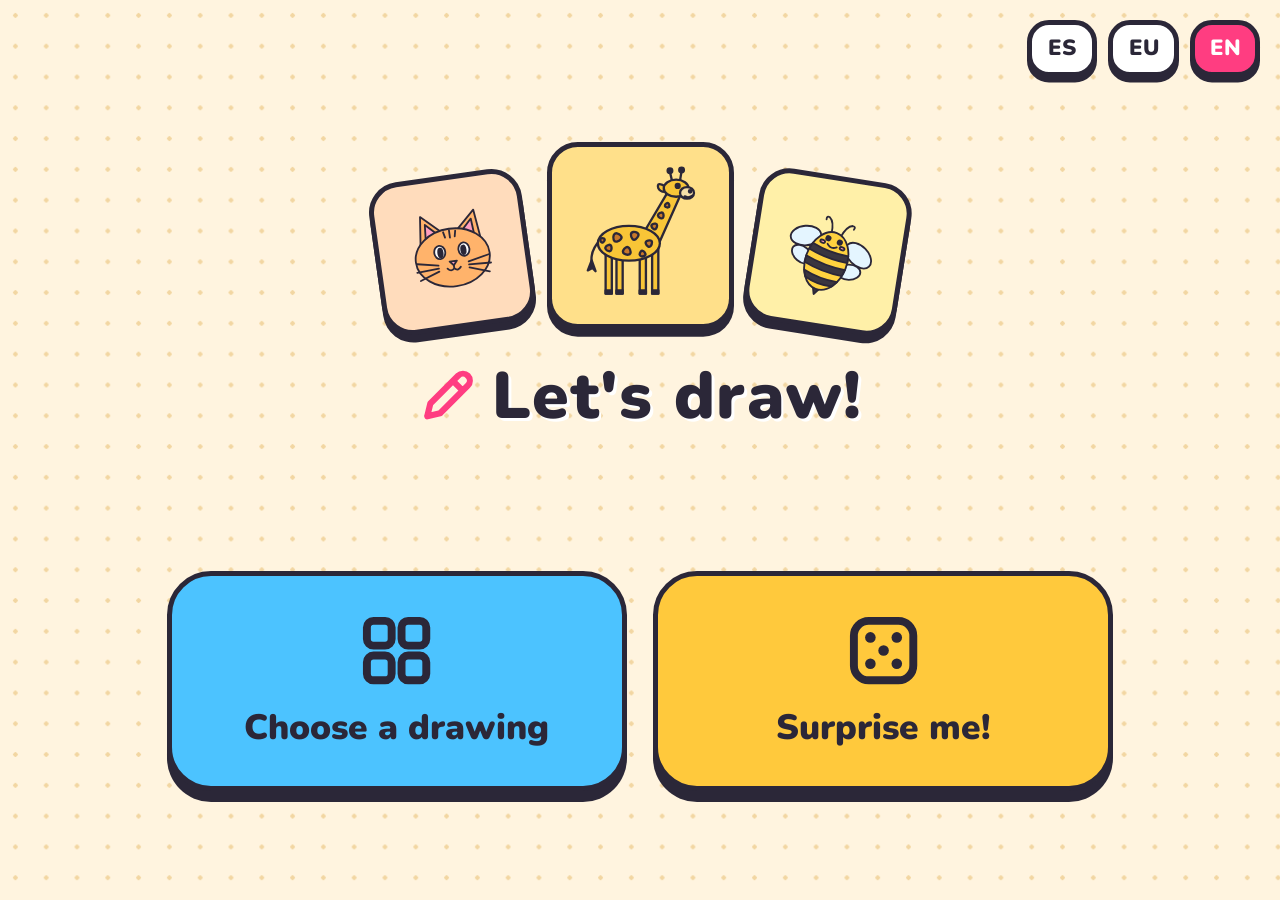
<file: index.html>
<!DOCTYPE html>
<html lang="es">
<head>
  <meta charset="utf-8">
  <meta name="viewport" content="width=device-width, initial-scale=1, maximum-scale=1, user-scalable=no, viewport-fit=cover">
  <meta name="theme-color" content="#ffc93c">
  <meta name="mobile-web-app-capable" content="yes">
  <meta name="apple-mobile-web-app-capable" content="yes">
  <meta name="apple-mobile-web-app-status-bar-style" content="default">
  <meta name="description" content="Aprende a dibujar animales paso a paso">
  <title>¡A dibujar!</title>
  <link rel="manifest" href="manifest.webmanifest">
  <link rel="icon" href="img/icon.svg" type="image/svg+xml">
  <link rel="apple-touch-icon" href="img/apple-touch-icon.png">
  <link rel="stylesheet" href="css/art.css">
  <link rel="stylesheet" href="css/styles.css">
</head>
<body>

  <!-- Iconos -->
  <svg width="0" height="0" style="position:absolute" aria-hidden="true">
    <defs>
      <symbol id="i-back" viewBox="0 0 24 24"><path d="M10 5 L3.5 12 L10 19 M4 12 H20.5"/></symbol>
      <symbol id="i-home" viewBox="0 0 24 24"><path d="M3 11.5 L12 3.5 L21 11.5 M5.5 9.5 V20.5 H10 V14.5 H14 V20.5 H18.5 V9.5"/></symbol>
      <symbol id="i-grid" viewBox="0 0 24 24"><rect x="3" y="3" width="7.5" height="7.5" rx="2"/><rect x="13.5" y="3" width="7.5" height="7.5" rx="2"/><rect x="3" y="13.5" width="7.5" height="7.5" rx="2"/><rect x="13.5" y="13.5" width="7.5" height="7.5" rx="2"/></symbol>
      <symbol id="i-dice" viewBox="0 0 24 24"><rect x="3" y="3" width="18" height="18" rx="4.5"/><circle class="dot" cx="8" cy="8" r="1.6"/><circle class="dot" cx="16" cy="8" r="1.6"/><circle class="dot" cx="12" cy="12" r="1.6"/><circle class="dot" cx="8" cy="16" r="1.6"/><circle class="dot" cx="16" cy="16" r="1.6"/></symbol>
      <symbol id="i-prev" viewBox="0 0 24 24"><path d="M15 4.5 L7.5 12 L15 19.5"/></symbol>
      <symbol id="i-next" viewBox="0 0 24 24"><path d="M9 4.5 L16.5 12 L9 19.5"/></symbol>
      <symbol id="i-check" viewBox="0 0 24 24"><path d="M4.5 12.5 L10 18 L19.5 6.5"/></symbol>
      <symbol id="i-replay" viewBox="0 0 24 24"><path d="M4.5 12 A7.5 7.5 0 1 0 7 6.4 M4 3.5 V8 H8.5"/></symbol>
      <symbol id="i-pencil" viewBox="0 0 24 24"><path d="M4 20 L5.2 15 L16 4.2 A2.5 2.5 0 0 1 19.8 8 L9 18.8 Z M14 6.2 L17.8 10 M4 20 L9 18.8"/></symbol>
    </defs>
  </svg>

  <!-- ============ INICIO ============ -->
  <section id="screen-home" class="screen" data-screen="home">
    <div class="lang" role="group" data-i18n-label="language">
      <button class="lang-btn" data-lang="es" lang="es">ES</button>
      <button class="lang-btn" data-lang="eu" lang="eu">EU</button>
      <button class="lang-btn" data-lang="en" lang="en">EN</button>
    </div>
    <div class="home-hero">
      <div class="stickers" aria-hidden="true">
        <div class="sticker s1" data-art="cat"></div>
        <div class="sticker s2" data-art="giraffe"></div>
        <div class="sticker s3" data-art="bee"></div>
      </div>
      <h1 class="home-title"><svg class="title-icon"><use href="#i-pencil"/></svg><span data-i18n="title">¡A dibujar!</span></h1>
    </div>
    <div class="home-actions">
      <button class="big-btn btn-choose" data-action="gallery">
        <svg class="big-icon"><use href="#i-grid"/></svg>
        <span data-i18n="choose">Elegir dibujo</span>
      </button>
      <button class="big-btn btn-random" data-action="random">
        <svg class="big-icon"><use href="#i-dice"/></svg>
        <span data-i18n="random">¡Sorpresa!</span>
      </button>
    </div>
  </section>

  <!-- ============ GALERÍA ============ -->
  <section id="screen-gallery" class="screen" data-screen="gallery">
    <header class="bar">
      <button class="icon-btn" data-action="back" data-i18n-label="back"><svg><use href="#i-back"/></svg></button>
      <h2 class="bar-title" data-i18n="chooseTitle">¿Qué quieres dibujar?</h2>
      <button class="icon-btn btn-random-sm" data-action="random" data-i18n-label="random"><svg><use href="#i-dice"/></svg></button>
    </header>
    <div class="scroller">
      <ul class="cards" id="cards"></ul>
    </div>
  </section>

  <!-- ============ PASOS ============ -->
  <section id="screen-draw" class="screen" data-screen="draw">
    <header class="bar">
      <button class="icon-btn" data-action="back" data-i18n-label="back"><svg><use href="#i-back"/></svg></button>
      <div class="progress">
        <div class="progress-name" id="draw-name"></div>
        <div class="dots" id="dots"></div>
      </div>
      <div class="goal" id="goal" data-i18n-title="goal"></div>
    </header>
    <main class="stage">
      <button class="nav-btn prev" data-action="prev" data-i18n-label="prev"><svg><use href="#i-prev"/></svg></button>
      <div class="paper" id="paper">
        <div class="step-badge"><span id="step-num">1</span><small id="step-total">/6</small></div>
        <div class="paper-art" id="paper-art"></div>
      </div>
      <button class="nav-btn next" data-action="next" data-i18n-label="next"><svg class="ic-next"><use href="#i-next"/></svg><svg class="ic-check"><use href="#i-check"/></svg></button>
    </main>
  </section>

  <!-- ============ TERMINADO ============ -->
  <section id="screen-done" class="screen" data-screen="done">
    <div class="confetti" id="confetti" aria-hidden="true"></div>
    <div class="done-main">
      <h2 class="done-title" data-i18n="doneTitle">¡Muy bien!</h2>
      <div class="paper done-paper"><div class="paper-art" id="done-art"></div></div>
      <p class="done-sub"><svg><use href="#i-pencil"/></svg><span data-i18n="doneSub">¡Ahora coloréalo!</span></p>
    </div>
    <div class="done-actions">
      <button class="act-btn act-again" data-action="again"><svg><use href="#i-replay"/></svg><span data-i18n="again">Otra vez</span></button>
      <button class="act-btn act-random" data-action="random"><svg><use href="#i-dice"/></svg><span data-i18n="random">¡Sorpresa!</span></button>
      <button class="act-btn act-another" data-action="another"><svg><use href="#i-grid"/></svg><span data-i18n="another">Otro dibujo</span></button>
      <button class="act-btn act-home" data-action="home"><svg><use href="#i-home"/></svg><span data-i18n="home">Inicio</span></button>
    </div>
  </section>

  <script src="js/i18n.js"></script>
  <script src="js/drawings.js"></script>
  <script src="js/art.js"></script>
  <script src="js/app.js"></script>
</body>
</html>
</file>
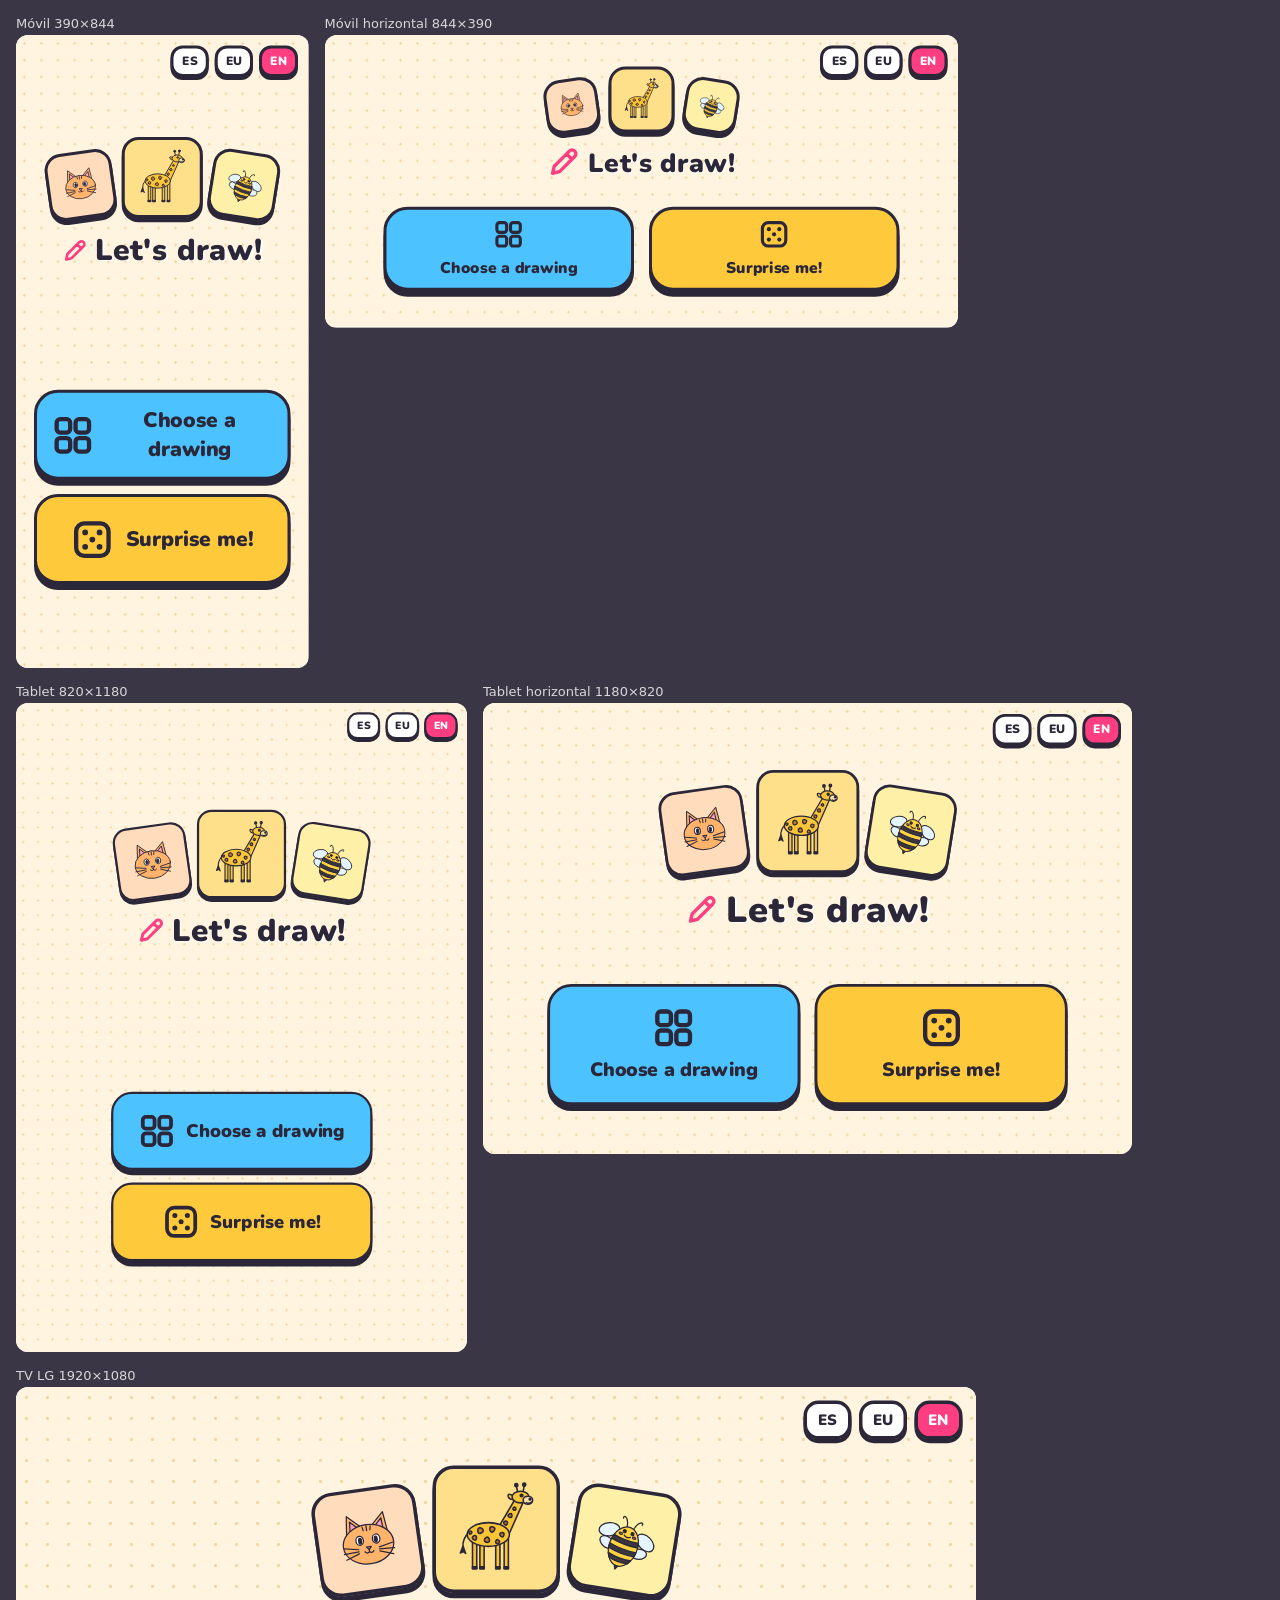
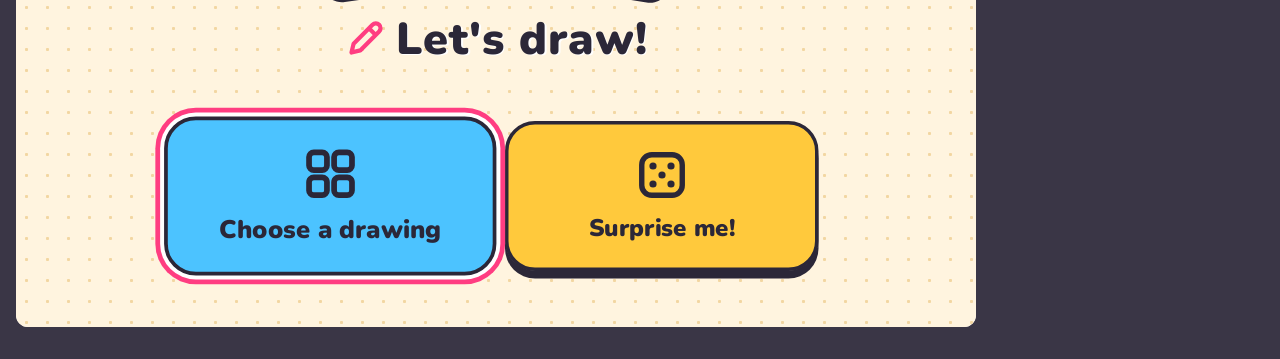
<file: tools/devices.html>
<!DOCTYPE html>
<html lang="es">
<head>
<meta charset="utf-8">
<title>Prueba en dispositivos</title>
<style>
  body { margin: 0; padding: 16px; background: #3a3646; font-family: system-ui, sans-serif; color: #fff; }
  .row { display: flex; align-items: flex-start; flex-wrap: wrap; }
  figure { margin: 0 16px 16px 0; }
  figcaption { font-size: 13px; margin-bottom: 4px; opacity: .8; }
  iframe { border: 0; background: #fff; border-radius: 12px; display: block; transform-origin: 0 0; }
  .wrap { overflow: hidden; border-radius: 12px; }
</style>
</head>
<body>
<!-- Uso: tools/devices.html?r=draw/giraffe/3  (ruta de la app sin "#/"); &tv=1 fuerza modo TV en todos -->
<div class="row" id="row"></div>
<script>
  var q = new URLSearchParams(location.search), route = q.get('r') || '', only = q.get('only');
  var devices = [
    { name: 'Móvil 390×844', w: 390, h: 844, s: 0.75 },
    { name: 'Móvil horizontal 844×390', w: 844, h: 390, s: 0.75 },
    { name: 'Tablet 820×1180', w: 820, h: 1180, s: 0.55 },
    { name: 'Tablet horizontal 1180×820', w: 1180, h: 820, s: 0.55 },
    { name: 'TV LG 1920×1080', w: 1920, h: 1080, s: 0.5, tv: true }
  ];
  var html = '';
  devices.forEach(function (d, i) {
    if (only && only.split(',').indexOf(String(i)) < 0) return;
    var src = '../index.html' + (d.tv || q.get('tv') ? '?tv=1' : '') + '#/' + route;
    html += '<figure><figcaption>' + d.name + '</figcaption><div class="wrap" style="width:' + d.w * d.s + 'px;height:' + d.h * d.s + 'px">' +
      '<iframe src="' + src + '" width="' + d.w + '" height="' + d.h + '" style="transform:scale(' + d.s + ')"></iframe></div></figure>';
  });
  document.getElementById('row').innerHTML = html;
</script>
</body>
</html>
</file>
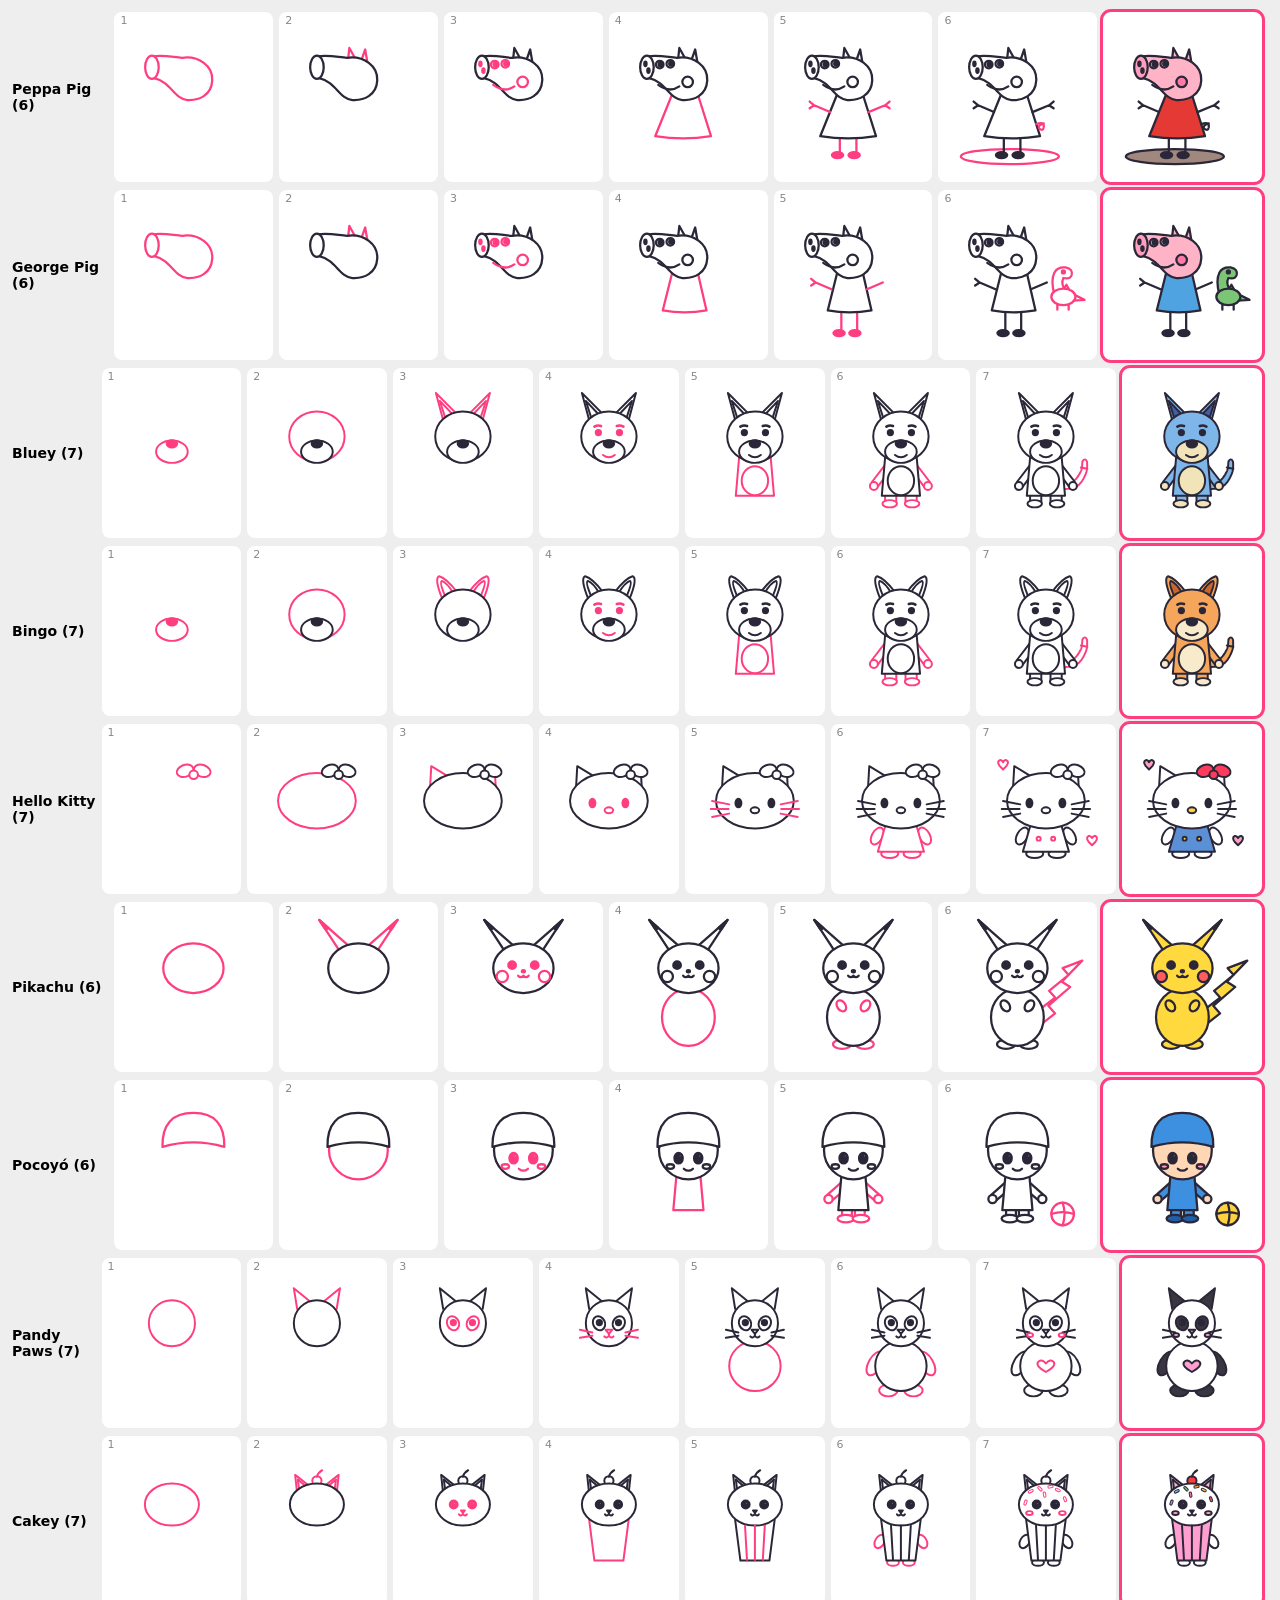
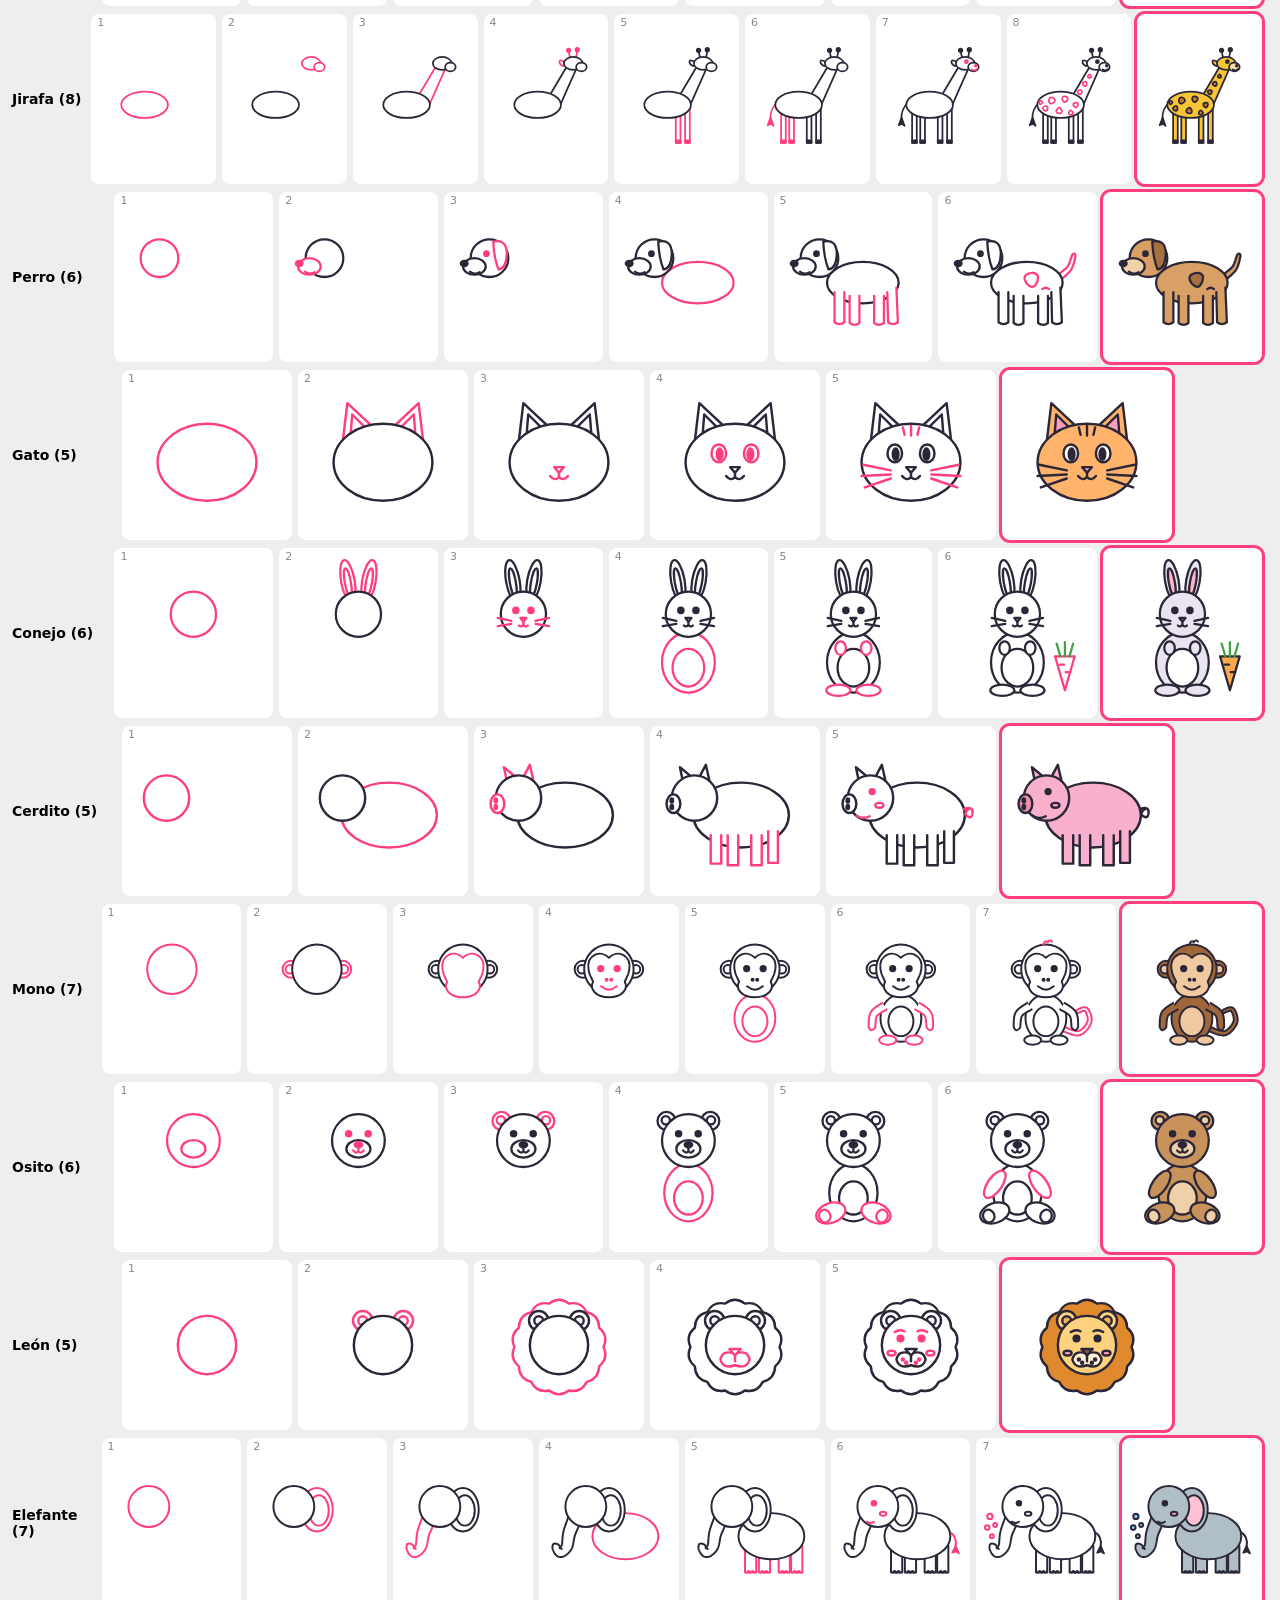
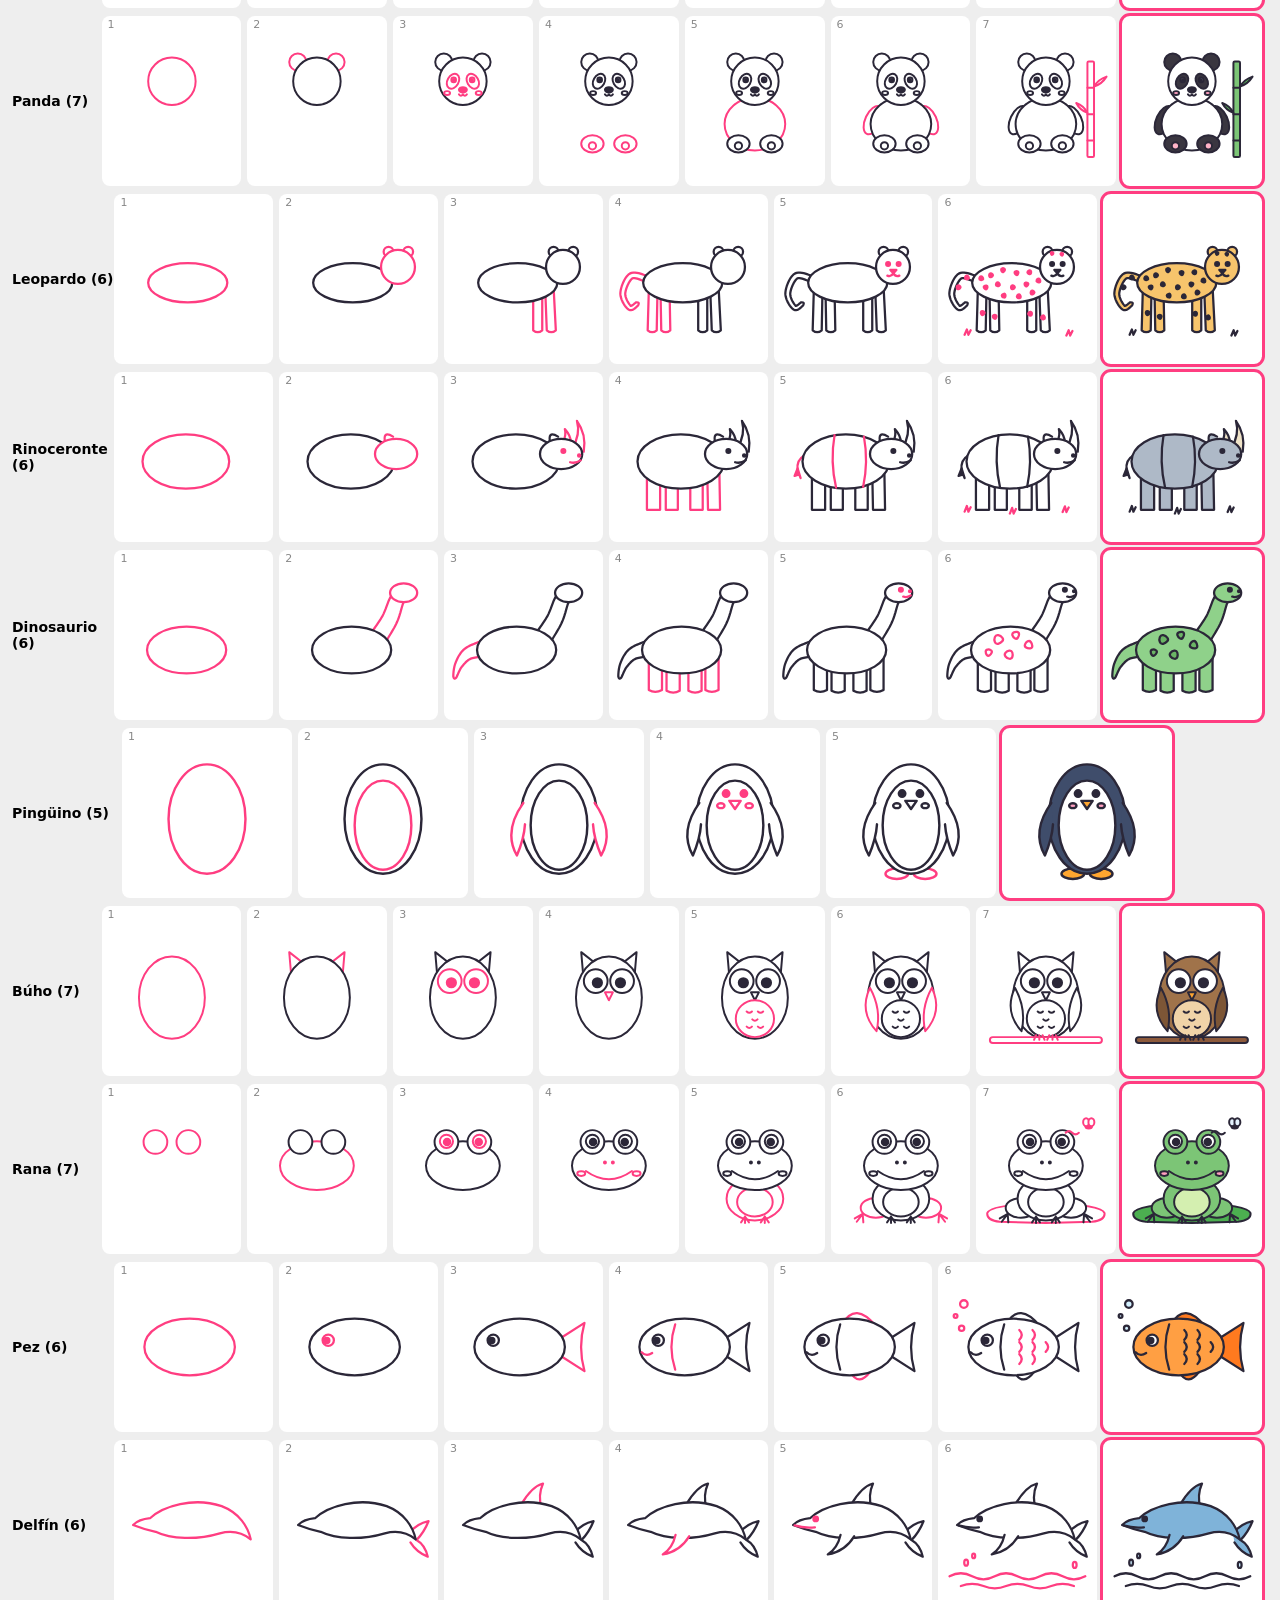
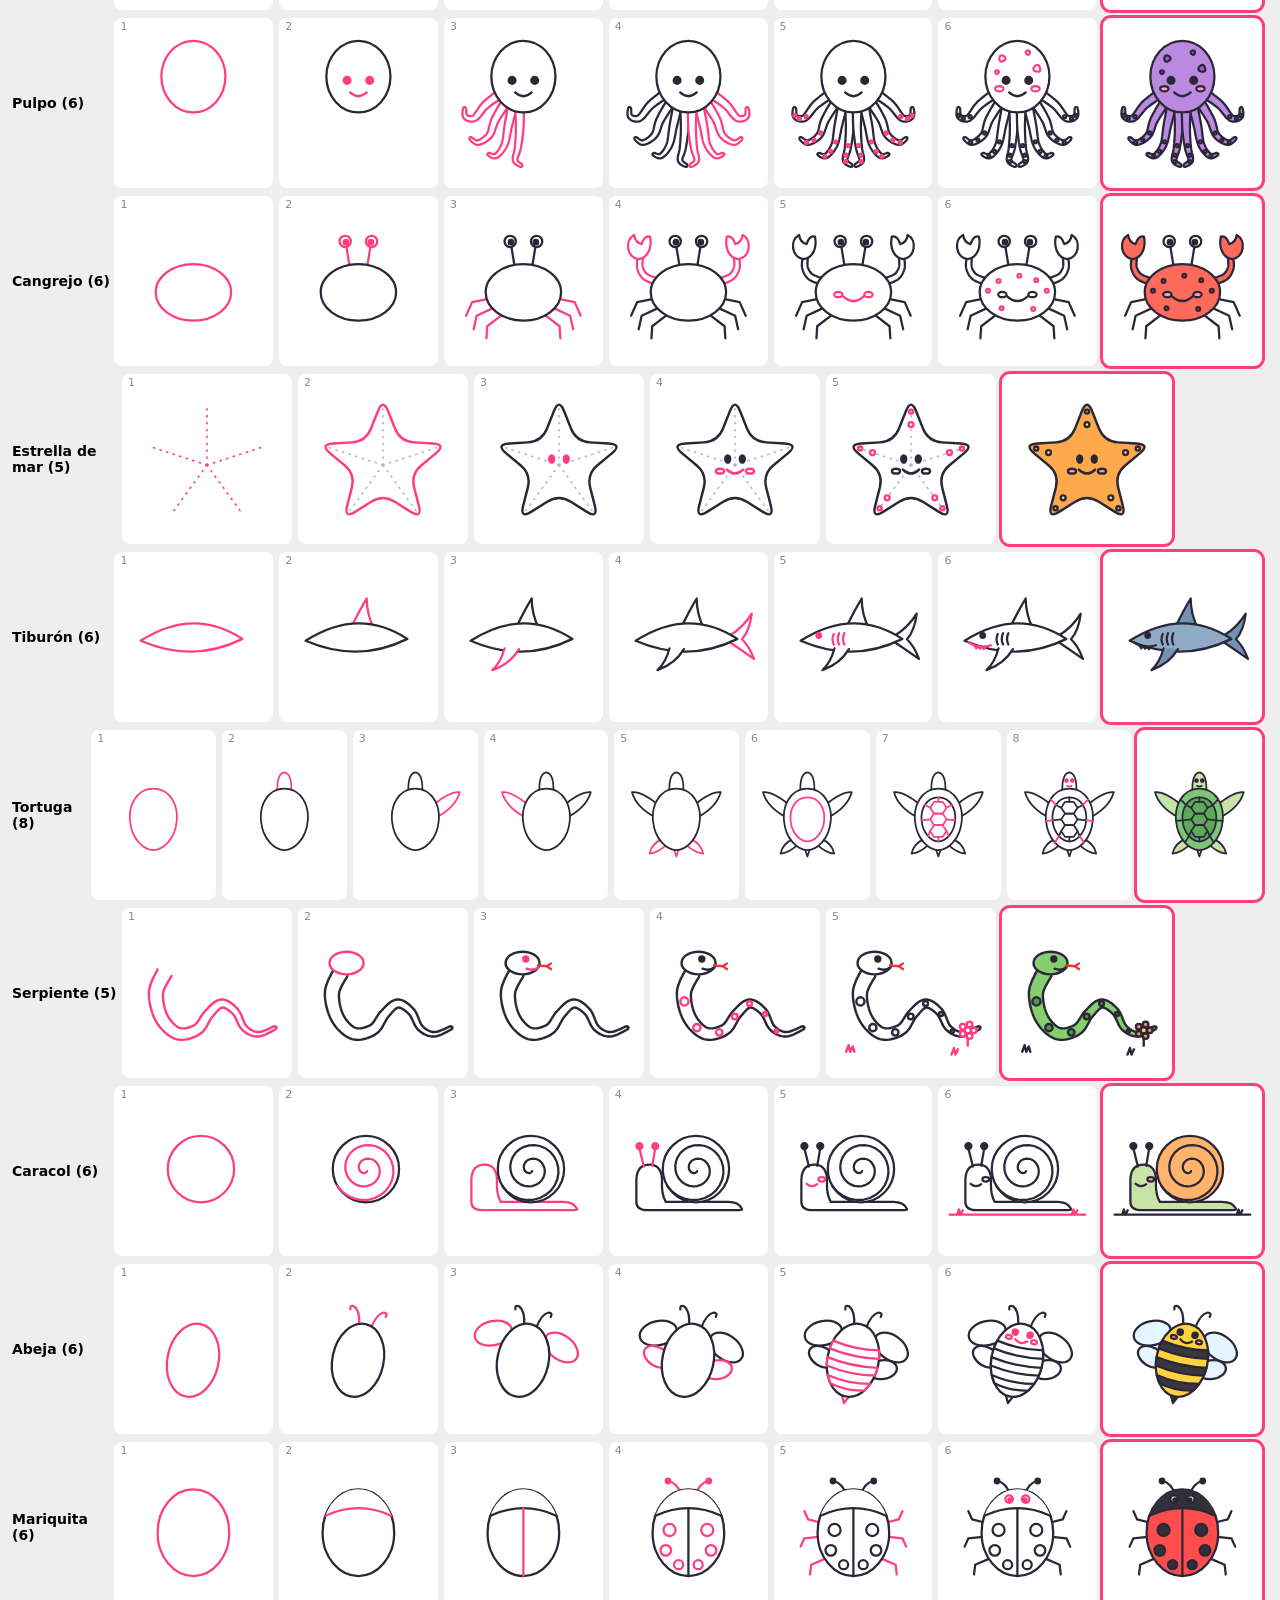
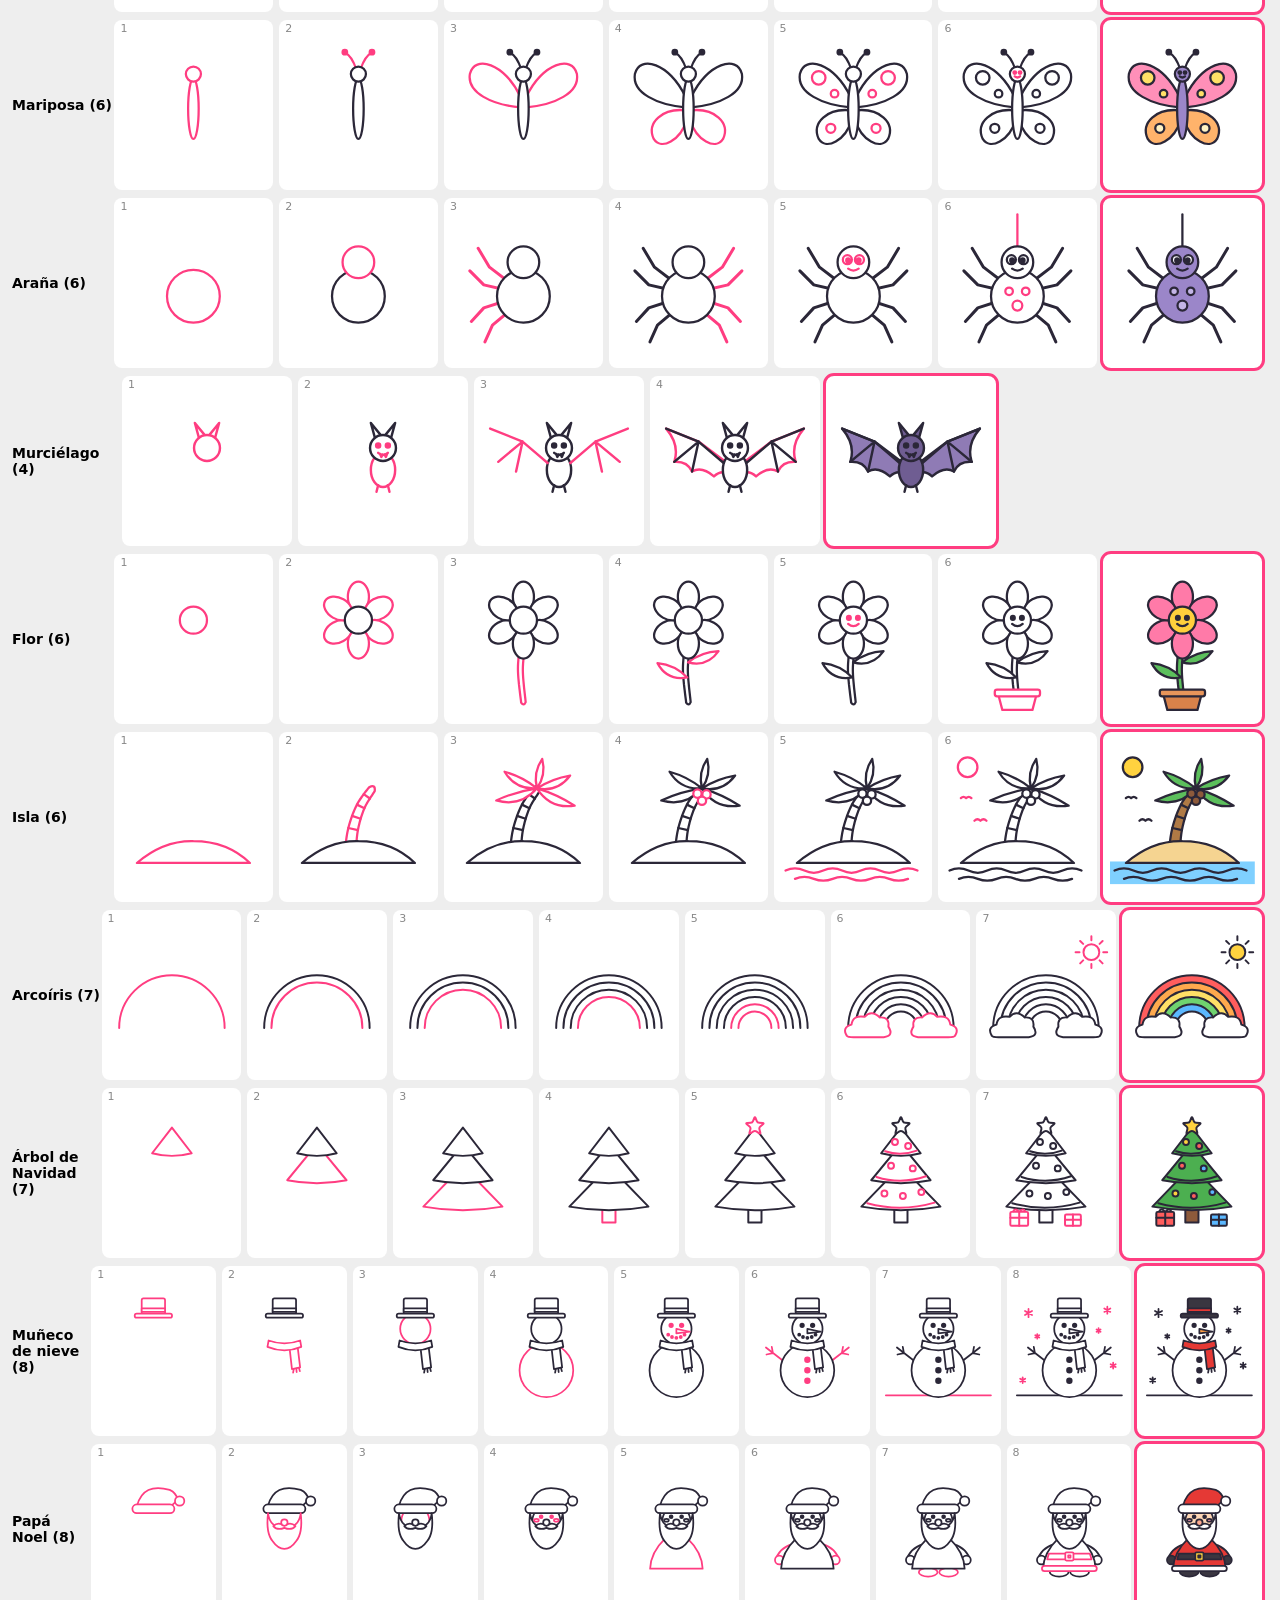
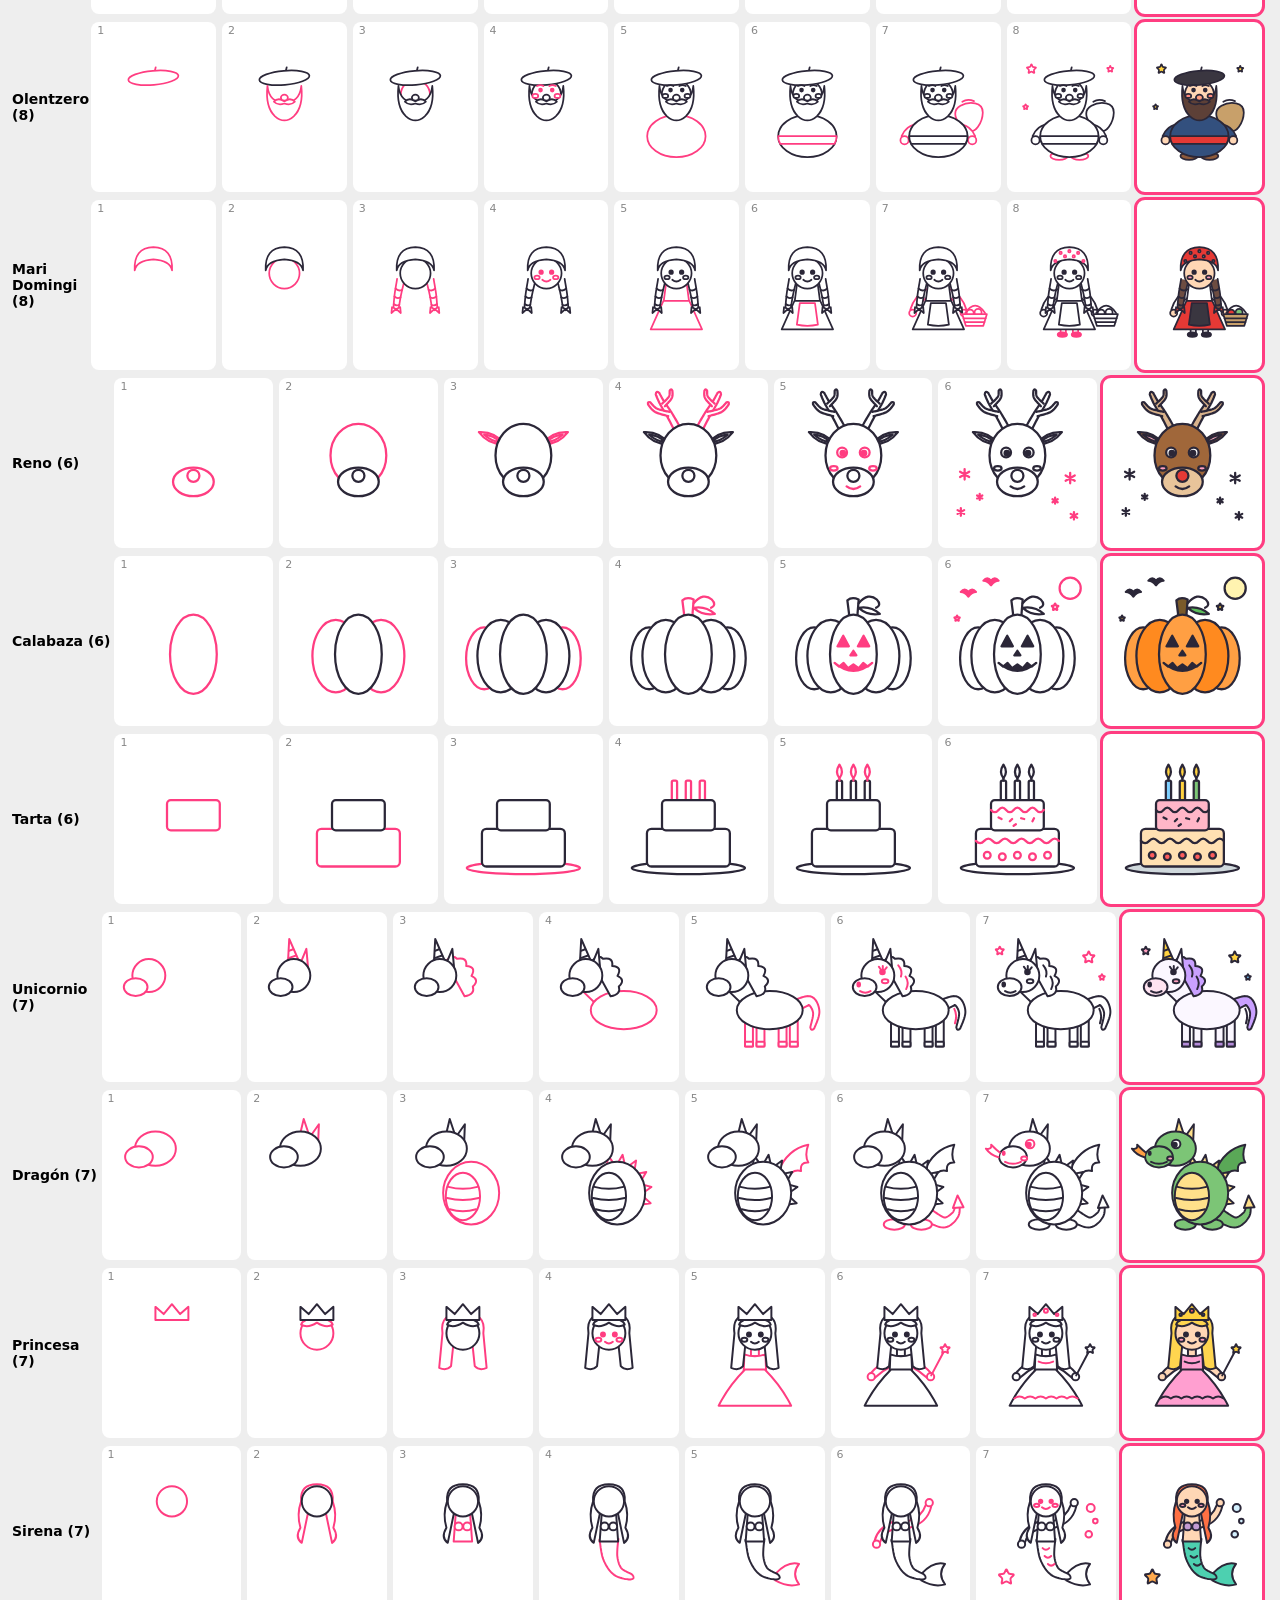
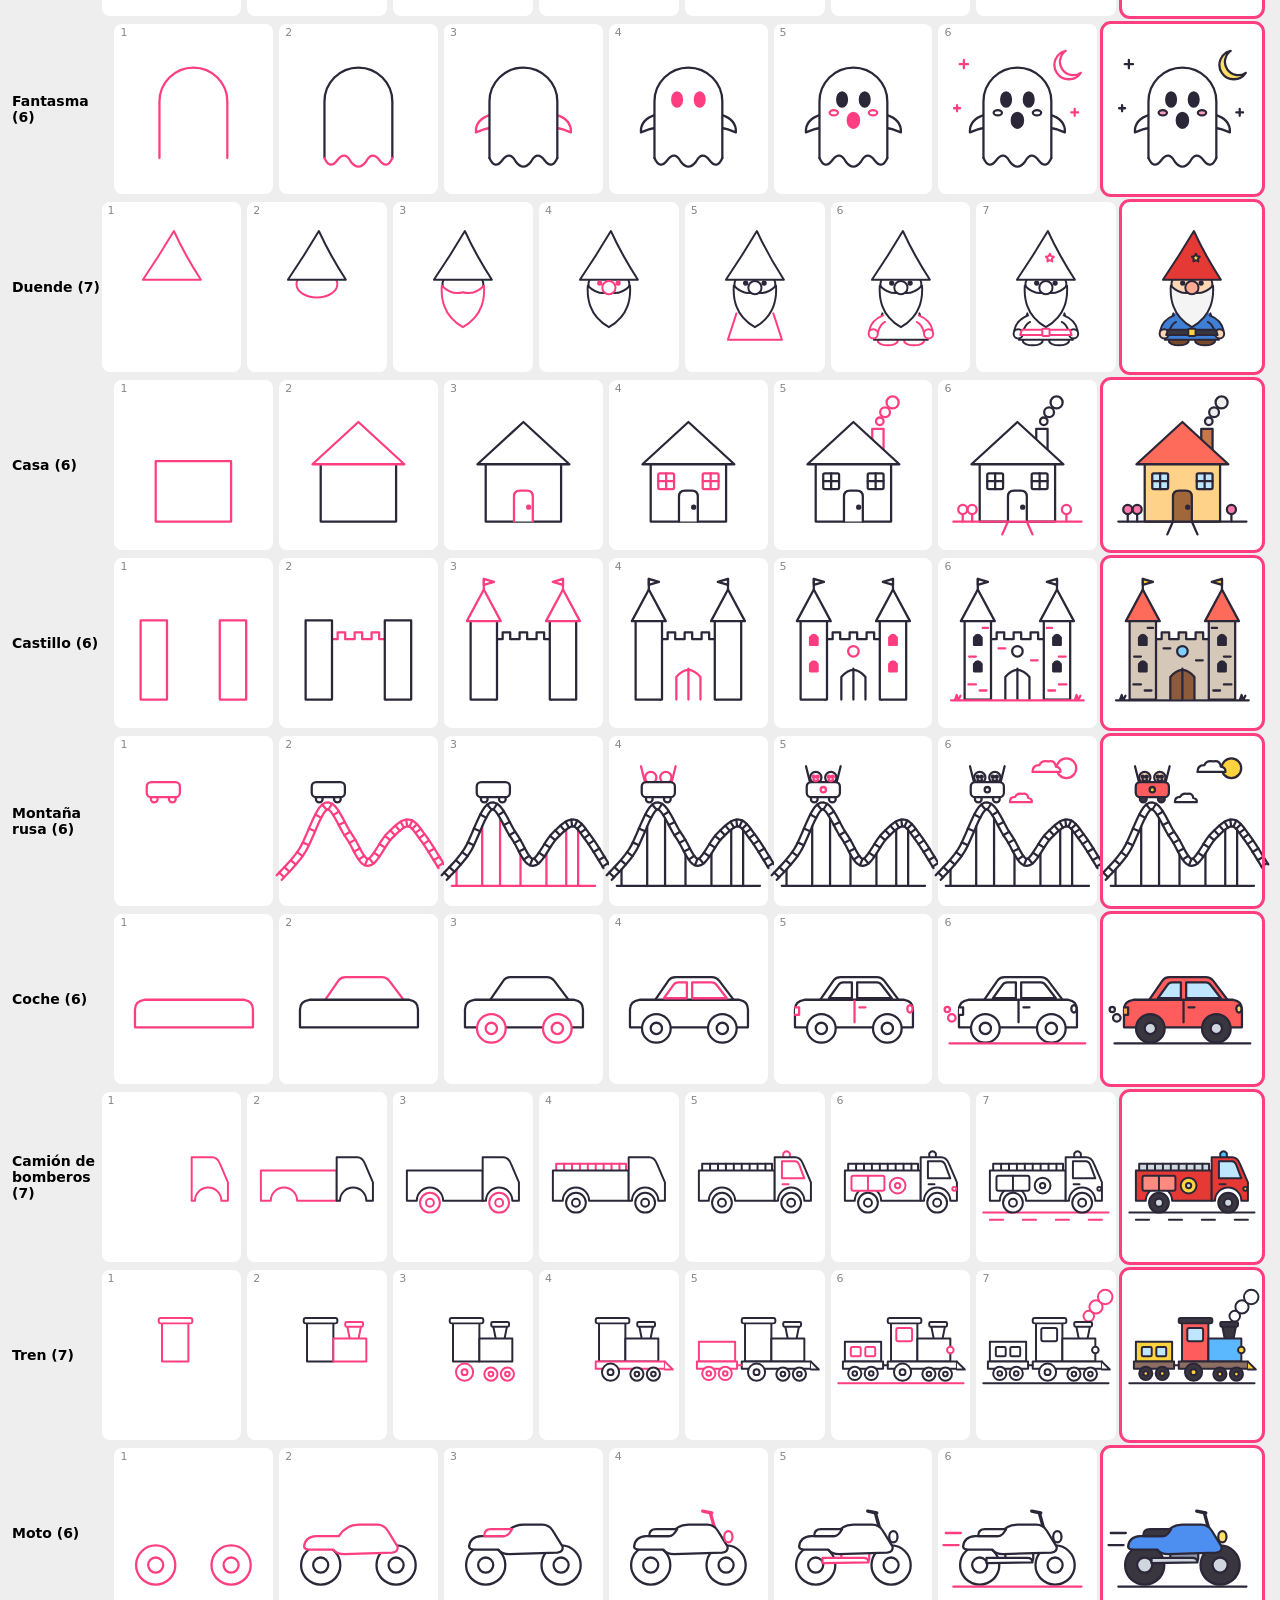
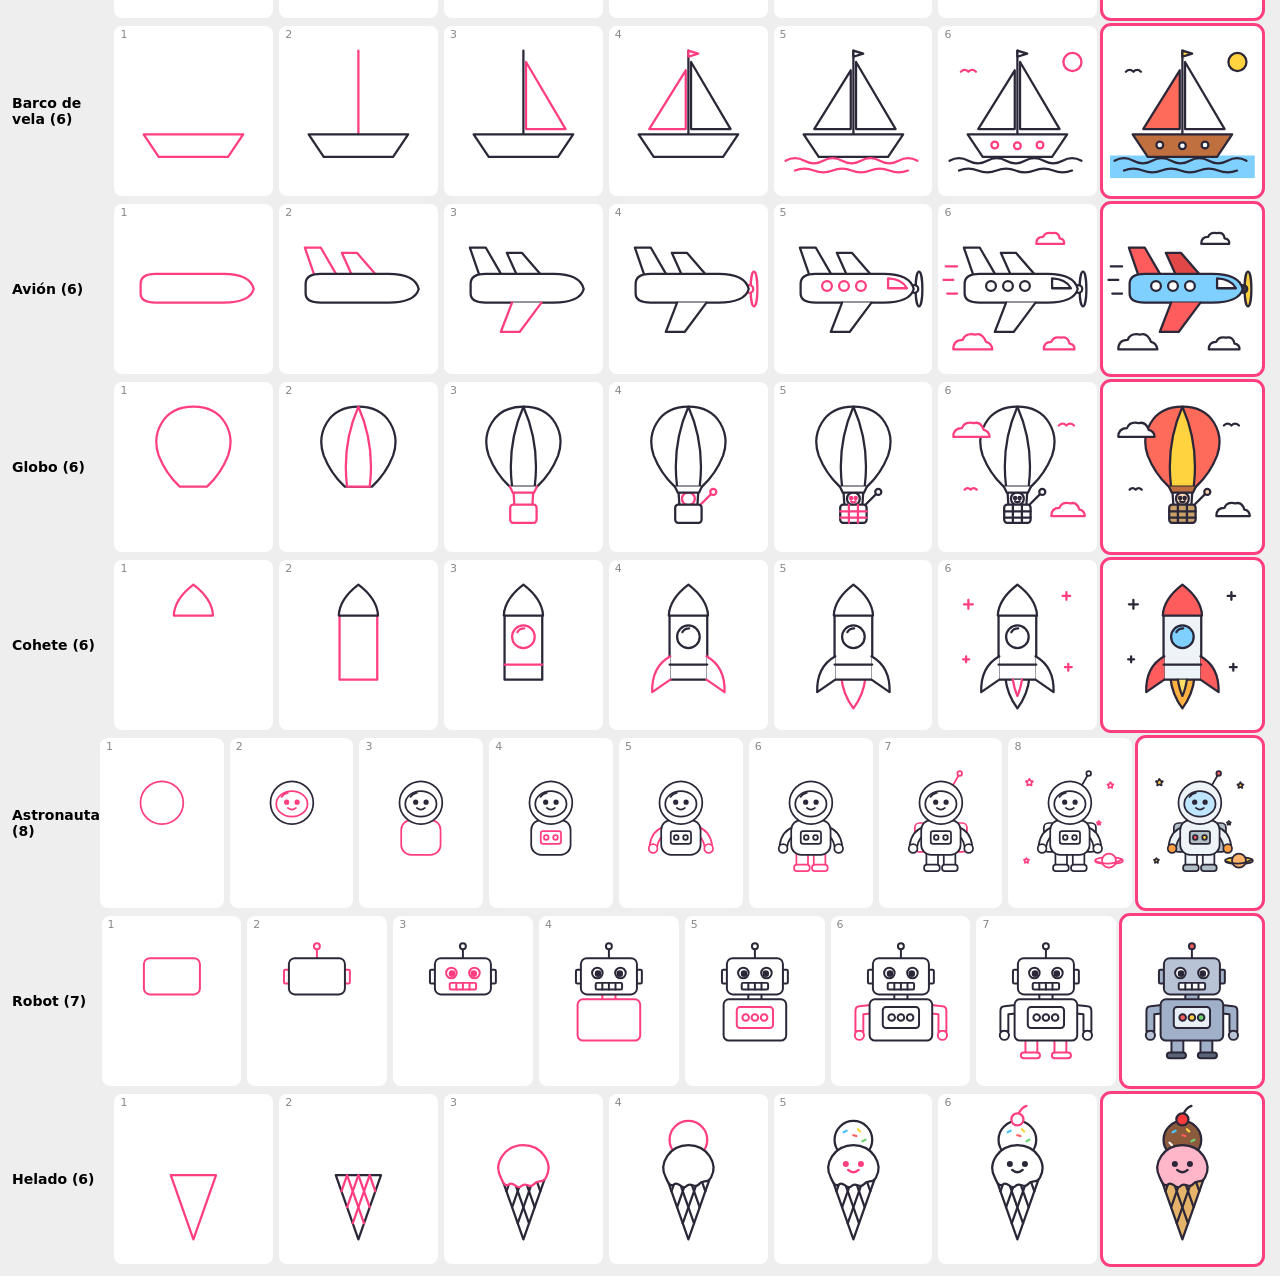
<file: tools/preview.html>
<!DOCTYPE html>
<html lang="es">
<head>
<meta charset="utf-8">
<title>Previsualización de dibujos</title>
<link rel="stylesheet" href="../css/art.css">
<style>
  body { font-family: system-ui, sans-serif; margin: 12px; background: #eee; }
  .row { display: flex; align-items: center; margin-bottom: 8px; }
  .row h3 { width: 110px; margin: 0; font-size: 14px; }
  .cell { width: 170px; height: 170px; background: #fff; margin-right: 6px; border-radius: 8px; padding: 4px; box-sizing: border-box; position: relative; }
  .cell span { position: absolute; left: 6px; top: 2px; font-size: 11px; color: #888; }
  .cell.final { outline: 3px solid #ff3d81; }
</style>
</head>
<body>
<div id="out"></div>
<script src="../js/drawings.js"></script>
<script src="../js/art.js"></script>
<script>
  // ?from=0&to=6 para paginar, o ?ids=dog,cat para ver solo algunos (&size=300 para verlos más grandes)
  var q = new URLSearchParams(location.search), from = +(q.get('from') || 0), to = +(q.get('to') || 99);
  var ids = q.get('ids') ? q.get('ids').split(',') : null;
  if (q.get('size')) document.head.insertAdjacentHTML('beforeend', '<style>.cell{width:' + q.get('size') + 'px;height:' + q.get('size') + 'px}</style>');
  var list = ids ? DRAWINGS.filter(function (d) { return ids.indexOf(d.id) >= 0; }) : DRAWINGS.slice(from, to);
  var html = '';
  list.forEach(function (d) {
    html += '<div class="row"><h3>' + d.name.es + ' (' + d.steps.length + ')</h3>';
    d.steps.forEach(function (_, i) { html += '<div class="cell"><span>' + (i + 1) + '</span>' + Art.render(d, i, 'steps') + '</div>'; });
    html += '<div class="cell final">' + Art.render(d, 99, 'final') + '</div></div>';
  });
  document.getElementById('out').innerHTML = html;
</script>
</body>
</html>
</file>
<file: css/art.css>
/* Estilos de los dibujos SVG (compartidos por la app y la hoja de previsualización) */
.art {
  display: block;
  width: 100%;
  height: 100%;
  overflow: visible;
  color: #2b2738;
}
.art .art-root { stroke: currentColor; }

/* Paso actual resaltado (modo pasos) */
.art .current { stroke: #ff3d81; color: #ff3d81; }

/* Rellenos con el color del trazo: ojos, narices... */
.art .ink { fill: currentColor; }

/* En modo pasos los rellenos son "papel" blanco: solo se ven líneas */
.art--steps [fill]:not([fill="none"]) { fill: #fff; }
.art--steps .st:not(.current) { color: #2b2738; }

/* Líneas de ayuda */
.art .guide { stroke: #b9b2cc; stroke-dasharray: 3 14; stroke-width: 4; }
.art .current .guide { stroke: #ff3d81; }
.art--final .guide { display: none; }
</file>
<file: css/styles.css>
/*
 * ¡A dibujar! — estilos de la interfaz.
 * Compatibilidad: navegadores móviles actuales y TV LG webOS 5+ (Chromium 68).
 * Por eso se evitan: CSS Grid (webOS 4 y anteriores no lo soportan), gap en flexbox, aspect-ratio, clamp()/min()/max(), inset, :focus-visible.
 */
/* Tipo de letra incluido en la app para que se vea igual en todos los dispositivos (TV incluida) */
@font-face { font-family: "Nunito"; font-weight: 800; font-style: normal; src: url("../fonts/nunito-800.woff2") format("woff2"); }
@font-face { font-family: "Nunito"; font-weight: 900; font-style: normal; src: url("../fonts/nunito-900.woff2") format("woff2"); }

:root {
  --bg: #fff4df;
  --ink: #2b2738;
  --hl: #ff3d81;
  --sun: #ffc93c;
  --sky: #4cc3ff;
  --grass: #5ad06b;
  --tomato: #ff6b5b;
  --paper: #ffffff;
  --radius: 1.4rem;
  --border: 0.25rem;
}

html { font-size: 16px; height: 100%; }
@media (min-width: 700px) and (min-height: 500px) { html { font-size: 19px; } }
@media (min-width: 1100px) and (min-height: 700px) { html { font-size: 22px; } }
@media (min-width: 1700px) and (min-height: 950px) { html { font-size: 30px; } }

* { box-sizing: border-box; }

body {
  margin: 0;
  height: 100%;
  overflow: hidden;
  color: var(--ink);
  background-color: var(--bg);
  background-image: radial-gradient(#f2d6a2 0.09rem, transparent 0.11rem);
  background-size: 1.4rem 1.4rem;
  font-family: "Nunito", "Varela Round", ui-rounded, "Segoe UI Rounded", "Trebuchet MS", "Segoe UI", Roboto, system-ui, sans-serif;
  font-weight: 800;
  -webkit-tap-highlight-color: transparent;
  -webkit-user-select: none;
  user-select: none;
  -webkit-touch-callout: none;
  touch-action: manipulation;
}

button {
  font: inherit;
  color: inherit;
  cursor: pointer;
  -webkit-appearance: none;
  appearance: none;
  outline: none;
}
button::-moz-focus-inner { border: 0; }

/* Iconos de línea */
button svg, .title-icon, .done-sub svg {
  fill: none;
  stroke: currentColor;
  stroke-width: 2.6;
  stroke-linecap: round;
  stroke-linejoin: round;
}
svg .dot { fill: currentColor; stroke: none; }

/* Botón "pegatina" con relieve */
.chunky, .big-btn, .icon-btn, .nav-btn, .act-btn, .card-btn, .lang-btn {
  border: var(--border) solid var(--ink);
  border-radius: var(--radius);
  box-shadow: 0 0.35rem 0 var(--ink);
  transition: transform 0.12s ease, box-shadow 0.12s ease, background-color 0.2s;
}
.big-btn:active, .icon-btn:active, .nav-btn:active, .act-btn:active, .card-btn:active, .lang-btn:active {
  transform: translateY(0.3rem);
  box-shadow: 0 0.05rem 0 var(--ink);
}

/* Foco visible con mando/teclado (TV) */
body.using-keys button:focus {
  box-shadow: 0 0 0 0.25rem #fff, 0 0 0 0.55rem var(--hl);
  transform: scale(1.06);
  position: relative;
  z-index: 2;
}

/* ---------- Pantallas ---------- */
.screen {
  position: fixed;
  top: 0; right: 0; bottom: 0; left: 0;
  display: none;
  flex-direction: column;
  padding: env(safe-area-inset-top, 0) env(safe-area-inset-right, 0) env(safe-area-inset-bottom, 0) env(safe-area-inset-left, 0);
}
.screen.active { display: flex; animation: screen-in 0.28s ease-out; }
@keyframes screen-in { from { opacity: 0; transform: translateY(0.8rem); } to { opacity: 1; transform: none; } }

/* Margen de seguridad (overscan) en televisores */
.tv .screen { padding: 2.5vh 3vw; }

/* ---------- Barra superior ---------- */
.bar {
  display: flex;
  align-items: center;
  padding: 0.9rem 1rem 0.7rem;
  flex: 0 0 auto;
}
.bar-title {
  flex: 1 1 auto;
  margin: 0 0.8rem;
  text-align: center;
  font-size: 1.45rem;
  font-weight: 900;
  line-height: 1.15;
}
.icon-btn {
  flex: 0 0 auto;
  width: 3.4rem;
  height: 3.4rem;
  padding: 0;
  background: var(--paper);
  display: flex;
  align-items: center;
  justify-content: center;
}
.icon-btn svg { width: 1.9rem; height: 1.9rem; }
.btn-random-sm { background: var(--sun); }

/* ---------- INICIO ---------- */
#screen-home { align-items: center; justify-content: space-around; padding: 1rem; }

.lang {
  position: absolute;
  top: 0.9rem;
  right: 0.9rem;
  display: flex;
  z-index: 3;
}
.lang-btn {
  margin-left: 0.5rem;
  min-width: 3.2rem;
  height: 2.6rem;
  padding: 0 0.6rem;
  border-radius: 1rem;
  background: var(--paper);
  font-size: 1rem;
  font-weight: 900;
  box-shadow: 0 0.25rem 0 var(--ink);
}
.lang-btn.is-active { background: var(--hl); color: #fff; }

.home-hero { text-align: center; margin-top: 2.5rem; }
.stickers { display: flex; justify-content: center; align-items: flex-end; margin-bottom: 1rem; }
.sticker {
  width: 7rem;
  height: 7rem;
  margin: 0 0.4rem;
  padding: 0.5rem;
  background: var(--paper);
  border: var(--border) solid var(--ink);
  border-radius: 1.4rem;
  box-shadow: 0 0.35rem 0 var(--ink);
  animation: bob 3.2s ease-in-out infinite;
}
.sticker.s1 { transform: rotate(-8deg); background: #ffdcbc; }
.sticker.s2 { width: 8.5rem; height: 8.5rem; animation-delay: -1s; background: #ffe08a; }
.sticker.s3 { transform: rotate(9deg); animation-delay: -2s; background: #fff0a8; }
@keyframes bob {
  0%, 100% { margin-bottom: 0; }
  50% { margin-bottom: 0.7rem; }
}
.home-title {
  margin: 0;
  font-size: 3rem;
  font-weight: 900;
  letter-spacing: 0.02em;
  display: flex;
  align-items: center;
  justify-content: center;
  text-shadow: 0.12rem 0.12rem 0 #fff;
}
.title-icon { width: 2.8rem; height: 2.8rem; margin-right: 0.6rem; color: var(--hl); stroke-width: 2.4; }

.home-actions {
  display: flex;
  flex-direction: column;
  width: 100%;
  max-width: 26rem;
  padding: 0 0.5rem 1rem;
}
.big-btn {
  display: flex;
  align-items: center;
  justify-content: center;
  height: 7.5rem;
  padding: 0 1.2rem;
  font-size: 1.75rem;
  font-weight: 900;
  border-radius: 2rem;
  box-shadow: 0 0.5rem 0 var(--ink);
}
.big-btn + .big-btn { margin-top: 1.2rem; }
.big-btn:active { transform: translateY(0.45rem); }
.big-icon { width: 3.6rem; height: 3.6rem; margin-right: 1rem; flex: 0 0 auto; stroke-width: 2.4; }
.btn-choose { background: var(--sky); }
.btn-random { background: var(--sun); }
.btn-random .big-icon { animation: wiggle 2.4s ease-in-out infinite; }
@keyframes wiggle {
  0%, 70%, 100% { transform: rotate(0); }
  76% { transform: rotate(-14deg); }
  84% { transform: rotate(12deg); }
  92% { transform: rotate(-6deg); }
}

@media (orientation: landscape) {
  .home-actions { flex-direction: row; max-width: 44rem; }
  .big-btn { flex: 1 1 0; min-width: 0; flex-direction: column; height: 10rem; font-size: 1.6rem; }
  .big-btn + .big-btn { margin-top: 0; margin-left: 1.2rem; }
  .big-icon { margin: 0 0 0.6rem; }
}
@media (orientation: landscape) and (max-height: 520px) {
  .home-hero { margin-top: 0.5rem; }
  .sticker { width: 4.5rem; height: 4.5rem; }
  .sticker.s2 { width: 5.5rem; height: 5.5rem; }
  .home-title { font-size: 2.2rem; }
  .big-btn { height: 7rem; font-size: 1.3rem; }
  .big-icon { width: 2.6rem; height: 2.6rem; }
}
@media (orientation: portrait) and (max-width: 440px) {
  .sticker { width: 5.6rem; height: 5.6rem; margin: 0 0.3rem; }
  .sticker.s2 { width: 6.8rem; height: 6.8rem; }
  .home-title { font-size: 2.5rem; }
  .title-icon { width: 2.2rem; height: 2.2rem; }
}
@media (orientation: portrait) and (max-height: 640px) {
  .sticker { width: 5rem; height: 5rem; }
  .sticker.s2 { width: 6rem; height: 6rem; }
  .home-title { font-size: 2.4rem; }
  .big-btn { height: 6rem; font-size: 1.5rem; }
}

/* ---------- GALERÍA ---------- */
.scroller {
  flex: 1 1 auto;
  overflow-y: auto;
  -webkit-overflow-scrolling: touch;
  padding: 0.6rem 1rem 2rem;
}
.cards {
  list-style: none;
  margin: 0 auto;
  padding: 0;
  max-width: 80rem;
  display: flex;
  flex-wrap: wrap;
}
.cards > li { box-sizing: border-box; width: 50%; padding: 0.55rem; min-width: 0; }
@media (min-width: 480px) { .cards > li { width: 33.3333%; } }
@media (min-width: 700px) { .cards > li { width: 25%; } }
@media (min-width: 1000px) { .cards > li { width: 20%; } }
@media (min-width: 1200px) { .cards > li { width: 16.6666%; } }
.tv .cards > li { width: 16.6666%; }
.card-btn {
  display: block;
  width: 100%;
  min-width: 0;
  padding: 0.55rem 0.55rem 0.5rem;
  background: var(--paper);
  text-align: center;
}
.card-art {
  display: block;
  position: relative;
  width: 100%;
  padding-top: 100%;
  border-radius: 1rem;
  overflow: hidden;
}
.card-art .art { position: absolute; top: 6%; left: 6%; width: 88%; height: 88%; }
.card-name {
  display: block;
  margin-top: 0.45rem;
  font-size: 1.1rem;
  font-weight: 900;
  line-height: 1.15;
  white-space: nowrap;
  overflow: hidden;
  text-overflow: ellipsis;
}

/* ---------- PASOS ---------- */
.progress { flex: 1 1 auto; text-align: center; margin: 0 0.6rem; min-width: 0; }
.progress-name {
  font-size: 1.25rem;
  font-weight: 900;
  white-space: nowrap;
  overflow: hidden;
  text-overflow: ellipsis;
  margin-bottom: 0.35rem;
}
.dots { display: flex; justify-content: center; flex-wrap: wrap; }
.dot-step {
  width: 1rem;
  height: 1rem;
  margin: 0.2rem;
  border-radius: 50%;
  border: 0.18rem solid var(--ink);
  background: var(--paper);
  transition: transform 0.25s, background-color 0.25s;
}
.dot-step.is-done { background: var(--ink); }
.dot-step.is-current { background: var(--hl); border-color: var(--hl); transform: scale(1.35); }

.goal {
  flex: 0 0 auto;
  width: 3.8rem;
  height: 3.8rem;
  padding: 0.25rem;
  background: var(--paper);
  border: var(--border) solid var(--ink);
  border-radius: 1rem;
  box-shadow: 0 0.35rem 0 var(--ink);
}

.stage {
  flex: 1 1 auto;
  min-height: 0;
  position: relative;
}
.stage .paper {
  position: absolute;
  top: 0.4rem; left: 1rem; right: 1rem; bottom: 7.4rem;
}
.paper {
  position: relative;
  min-height: 0;
  background: var(--paper);
  border: var(--border) solid var(--ink);
  border-radius: 1.8rem;
  box-shadow: 0 0.45rem 0 var(--ink);
  overflow: hidden;
}
.paper-art { position: absolute; top: 1.4rem; right: 1rem; bottom: 1rem; left: 1rem; }
.paper.pop { animation: pop 0.35s ease-out; }
@keyframes pop { 0% { transform: scale(0.97); } 60% { transform: scale(1.01); } 100% { transform: scale(1); } }

.step-badge {
  position: absolute;
  top: 0.7rem;
  left: 0.7rem;
  z-index: 1;
  padding: 0.15rem 0.8rem 0.2rem;
  border-radius: 2rem;
  background: var(--hl);
  color: #fff;
  font-size: 1.6rem;
  font-weight: 900;
  line-height: 1.2;
}
.step-badge small { font-size: 1rem; opacity: 0.85; margin-left: 0.1rem; }

.nav-btn {
  height: 5.2rem;
  padding: 0;
  display: flex;
  align-items: center;
  justify-content: center;
  border-radius: 1.6rem;
  box-shadow: 0 0.45rem 0 var(--ink);
}
.nav-btn svg { width: 3rem; height: 3rem; stroke-width: 3.4; }
.stage .nav-btn { position: absolute; bottom: 1.2rem; width: 45%; }
.nav-btn.prev { left: 1rem; background: var(--paper); }
.nav-btn.next { right: 1rem; background: var(--grass); }
.nav-btn[disabled] { opacity: 0.3; box-shadow: none; transform: translateY(0.35rem); cursor: default; }
.nav-btn .ic-check { display: none; }
.nav-btn.is-finish { background: var(--sun); animation: nudge 1.6s ease-in-out infinite; }
.nav-btn.is-finish .ic-check { display: block; }
.nav-btn.is-finish .ic-next { display: none; }
@keyframes nudge { 0%, 100% { transform: scale(1); } 50% { transform: scale(1.06); } }

@media (orientation: landscape) {
  .stage { display: flex; flex-direction: row; align-items: stretch; padding: 0.2rem 1.2rem 1.2rem; }
  .stage .paper { position: relative; top: auto; left: auto; right: auto; bottom: auto; flex: 1 1 auto; min-width: 0; }
  .stage .nav-btn { position: static; bottom: auto; flex: 0 0 auto; align-self: center; width: 6.5rem; height: 11rem; }
  .nav-btn.prev { margin-right: 1.2rem; }
  .nav-btn.next { margin-left: 1.2rem; }
  .nav-btn svg { width: 3.4rem; height: 3.4rem; }
}
@media (orientation: landscape) and (max-height: 520px) {
  .bar { padding: 0.5rem 1rem 0.3rem; }
  .icon-btn { width: 2.8rem; height: 2.8rem; }
  .goal { width: 3rem; height: 3rem; }
  .progress-name { font-size: 1rem; margin-bottom: 0.15rem; }
  .stage .nav-btn { width: 5rem; height: 8rem; }
  .step-badge { font-size: 1.2rem; }
}

/* ---------- TERMINADO ---------- */
#screen-done { align-items: center; justify-content: center; padding: 1rem; overflow: hidden; }
.done-main { display: flex; flex-direction: column; align-items: center; }
.done-title {
  margin: 0 0 0.8rem;
  font-size: 2.8rem;
  font-weight: 900;
  color: var(--hl);
  text-shadow: 0.14rem 0.14rem 0 var(--ink);
  animation: tada 0.9s ease-out;
}
@keyframes tada {
  0% { transform: scale(0.4); opacity: 0; }
  55% { transform: scale(1.15); opacity: 1; }
  75% { transform: scale(0.95) rotate(-3deg); }
  100% { transform: scale(1) rotate(0); }
}
.done-paper { width: 72vw; height: 72vw; max-width: 46vh; max-height: 46vh; animation: pop 0.6s ease-out; }
.done-paper .paper-art { top: 1rem; right: 1rem; bottom: 1rem; left: 1rem; }
.done-sub {
  display: flex;
  align-items: center;
  margin: 1.1rem 0 1rem;
  font-size: 1.4rem;
  font-weight: 900;
}
.done-sub svg { width: 2rem; height: 2rem; margin-right: 0.5rem; color: var(--hl); }
.done-actions {
  display: flex;
  flex-wrap: wrap;
  justify-content: space-between;
  width: 100%;
  max-width: 30rem;
}
.done-actions .act-btn { width: 48%; margin-bottom: 1.1rem; }
.act-btn {
  display: flex;
  align-items: center;
  justify-content: center;
  min-height: 4rem;
  padding: 0.5rem 0.8rem;
  font-size: 1.15rem;
  font-weight: 900;
  line-height: 1.1;
  text-align: left;
}
.act-btn svg { width: 2rem; height: 2rem; margin-right: 0.6rem; flex: 0 0 auto; }
@media (max-width: 440px) {
  .act-btn { font-size: 1rem; padding: 0.5rem 0.6rem; }
  .act-btn svg { width: 1.7rem; height: 1.7rem; margin-right: 0.45rem; }
}
.act-again { background: var(--grass); }
.act-random { background: var(--sun); }
.act-another { background: var(--sky); }
.act-home { background: var(--paper); }

@media (orientation: landscape) {
  #screen-done { flex-direction: row; }
  .done-paper { width: 58vh; height: 58vh; max-width: none; max-height: none; }
  .done-title { font-size: 2.4rem; margin-bottom: 0.5rem; }
  .done-actions { flex-direction: column; flex-wrap: nowrap; width: 17rem; margin-left: 3rem; }
  .done-actions .act-btn { width: 100%; margin-bottom: 1.1rem; }
}
@media (orientation: landscape) and (max-height: 520px) {
  .done-paper { width: 52vh; height: 52vh; }
  .done-title { font-size: 1.8rem; }
  .done-sub { font-size: 1.1rem; margin: 0.6rem 0 0; }
  .act-btn { min-height: 3rem; }
  .done-actions .act-btn { margin-bottom: 0.8rem; }
}

/* Confeti */
.confetti { position: absolute; top: 0; left: 0; right: 0; bottom: 0; pointer-events: none; overflow: hidden; }
.confetto {
  position: absolute;
  top: -2rem;
  width: 0.7rem;
  height: 1.1rem;
  border-radius: 0.2rem;
  animation: fall linear forwards;
}
@keyframes fall {
  0% { transform: translateY(0) rotate(0); opacity: 1; }
  85% { opacity: 1; }
  100% { transform: translateY(110vh) rotate(720deg); opacity: 0; }
}

@media (prefers-reduced-motion: reduce) {
  *, *::before, *::after { animation: none !important; transition: none !important; }
}
</file>
